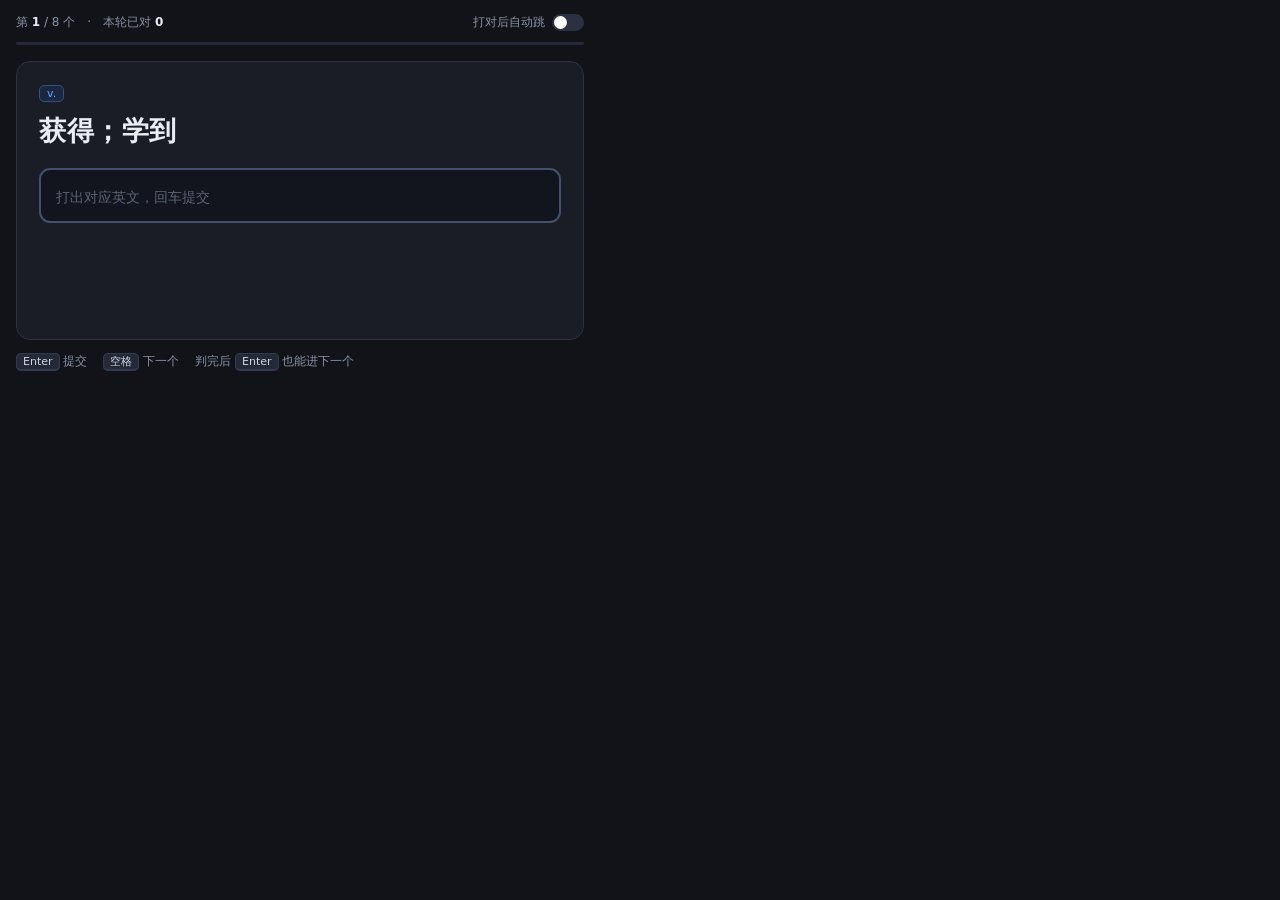
<file: prototype.html>
<!DOCTYPE html>
<html lang="zh-CN">
<head>
<meta charset="utf-8">
<title>背单词 · 交互原型</title>
<style>
  :root{
    --bg:#111319; --card:#1a1d26; --line:#2b3140; --fg:#e9ecf3; --dim:#8a92a6;
    --ok:#35d19a; --bad:#ff6b6b; --accent:#6ea8fe; --warn:#e0b155;
  }
  *{box-sizing:border-box;}
  html,body{margin:0;padding:0;background:var(--bg);color:var(--fg);text-align:left;
    font-family:"Segoe UI","Microsoft YaHei",system-ui,-apple-system,sans-serif;
    -webkit-font-smoothing:antialiased;}
  .wrap{width:600px;max-width:100%;padding:14px 16px 18px;}

  .top{display:flex;align-items:center;justify-content:space-between;font-size:12px;color:var(--dim);gap:10px;}
  .top b{color:var(--fg);font-weight:600;}
  .switch{display:flex;align-items:center;gap:7px;cursor:pointer;user-select:none;white-space:nowrap;}
  .track{width:32px;height:17px;border-radius:9px;background:#2b3140;position:relative;transition:.15s;flex:none;}
  .track.on{background:var(--accent);}
  .knob{position:absolute;top:2px;left:2px;width:13px;height:13px;border-radius:50%;background:#fff;transition:.15s;}
  .track.on .knob{left:17px;}

  .bar{height:3px;background:#232836;border-radius:2px;margin:11px 0 16px;overflow:hidden;}
  .bar i{display:block;height:100%;width:0;background:var(--accent);transition:width .25s;}

  .card{background:var(--card);border:1px solid var(--line);border-radius:14px;padding:20px 22px;}
  .pos{display:inline-block;font-size:11px;color:var(--accent);border:1px solid #33507f;
    background:#1b2740;border-radius:5px;padding:1px 7px;margin-bottom:11px;}
  .cn{font-size:27px;line-height:1.35;font-weight:600;letter-spacing:.5px;min-height:37px;}

  .field{position:relative;margin-top:18px;}
  input{width:100%;background:#12151d;border:2px solid var(--line);border-radius:11px;color:var(--fg);
    font-size:25px;letter-spacing:1px;padding:11px 46px 11px 15px;outline:none;transition:.12s;
    font-family:Consolas,"Courier New",monospace;}
  input::placeholder{font-size:14px;letter-spacing:0;color:#5b6376;}
  input:focus{border-color:#41506e;}
  input.ok{border-color:var(--ok);background:#12241d;color:var(--ok);}
  input.bad{border-color:var(--bad);background:#2a171a;color:#ff9a9a;}
  .spk{position:absolute;right:9px;top:50%;transform:translateY(-50%);cursor:pointer;font-size:18px;
    opacity:.55;background:none;border:none;color:var(--fg);padding:4px;line-height:1;}
  .spk:hover{opacity:1;}
  .spk.hide{visibility:hidden;}

  .fb{margin-top:14px;min-height:82px;font-size:13.5px;line-height:1.75;}
  .fb .row{display:flex;gap:9px;align-items:baseline;}
  .fb .lab{color:var(--dim);font-size:12px;width:62px;flex:none;}
  .ok-t{color:var(--ok);font-weight:700;font-size:15px;}
  .bad-t{color:var(--bad);font-weight:700;font-size:15px;}
  .ans{font-family:Consolas,monospace;font-size:21px;letter-spacing:.5px;color:var(--fg);}
  .ans em{color:var(--ok);font-style:normal;font-weight:700;}
  .mine{font-family:Consolas,monospace;font-size:19px;letter-spacing:.5px;color:#ff9a9a;}
  .mine em{color:#ff6b6b;font-style:normal;font-weight:700;text-decoration:underline;}
  .ph{color:var(--dim);font-size:13px;font-family:Consolas,monospace;}
  .hint{color:var(--warn);font-size:13px;margin-top:2px;}

  .foot{margin-top:13px;font-size:12px;color:var(--dim);display:flex;gap:16px;flex-wrap:wrap;}
  kbd{background:#242938;border:1px solid #333a4d;border-bottom-width:2px;border-radius:5px;
    padding:1px 6px;font-family:inherit;font-size:11px;color:#cfd6e6;}

  .sum{font-size:15px;line-height:1.9;}
  .sum h3{margin:0 0 10px;font-size:17px;}
  .big{font-size:34px;font-weight:700;color:var(--ok);}
  .wronglist{color:var(--bad);font-family:Consolas,monospace;font-size:15px;}
  button.again{margin-top:16px;background:#233049;border:1px solid #33507f;color:#cfe0ff;
    border-radius:9px;padding:9px 20px;font-size:14px;cursor:pointer;font-family:inherit;}
  button.again:hover{background:#2b3d5e;}
</style>
</head>
<body>
<div class="wrap">
  <div class="top">
    <div>第 <b id="idx">1</b> / <span id="total">8</span> 个　·　本轮已对 <b id="right">0</b></div>
    <div class="switch" id="autoBtn">
      <span>打对后自动跳</span>
      <div class="track" id="track"><div class="knob"></div></div>
    </div>
  </div>
  <div class="bar"><i id="prog"></i></div>

  <div class="card" id="card">
    <div class="pos" id="pos">adj.</div>
    <div class="cn" id="cn">无处不在的；普遍存在的</div>
    <div class="field">
      <input id="inp" autocomplete="off" autocorrect="off" spellcheck="false" placeholder="打出对应英文，回车提交">
      <button class="spk hide" id="spk" title="朗读">🔊</button>
    </div>
    <div class="fb" id="fb"></div>
  </div>

  <div class="foot" id="foot">
    <span><kbd>Enter</kbd> 提交</span>
    <span><kbd>空格</kbd> 下一个</span>
    <span>判完后 <kbd>Enter</kbd> 也能进下一个</span>
  </div>
</div>

<script>
/* ---------- 示例词库 ---------- */
const POOL = [
  {en:'ubiquitous',  ph:'/juːˈbɪkwɪtəs/', cn:'无处不在的；普遍存在的', pos:'adj.'},
  {en:'tentative',   ph:'/ˈtentətɪv/',    cn:'试探性的；暂定的',       pos:'adj.'},
  {en:'give up',     ph:'/ɡɪv ʌp/',       cn:'放弃；认输',             pos:'phr.'},
  {en:'maintenance', ph:'/ˈmeɪntənəns/',  cn:'维护；保养',             pos:'n.'},
  {en:'acquire',     ph:'/əˈkwaɪə(r)/',   cn:'获得；学到',             pos:'v.'},
  {en:'thorough',    ph:'/ˈθʌrə/',        cn:'彻底的；周密的',         pos:'adj.'},
  {en:'colleague',   ph:'/ˈkɒliːɡ/',      cn:'同事',                   pos:'n.'},
  {en:'colour',      ph:'/ˈkʌlə(r)/',     cn:'颜色（英式拼法，打 color 也算对）', pos:'n.'}
];

/* ---------- 判定规则 ---------- */
const ALIAS = {
  colour:'color', favourite:'favorite', honour:'honor', behaviour:'behavior',
  labour:'labor', neighbour:'neighbor', centre:'center', theatre:'theater',
  metre:'meter', litre:'liter', travelled:'traveled', cancelled:'canceled',
  grey:'gray', licence:'license', practise:'practice', analyse:'analyze'
};
function canon(w){
  w = String(w).trim().replace(/\s+/g,' ').toLowerCase().replace(/[’‘]/g,"'")
       .replace(/^[^a-z]+|[^a-z]+$/g,'');
  if (ALIAS[w]) return ALIAS[w];
  return w.replace(/isation$/,'ization').replace(/ise$/,'ize')
          .replace(/our$/,'or').replace(/re$/,'er').replace(/lled$/,'led');
}
const isRight = (mine, ans) => canon(mine) === canon(ans);

function lev(a,b){
  const m=a.length,n=b.length;
  const d=Array.from({length:m+1},(_,i)=>{const r=new Array(n+1).fill(0);r[0]=i;return r;});
  for(let j=0;j<=n;j++) d[0][j]=j;
  for(let i=1;i<=m;i++) for(let j=1;j<=n;j++)
    d[i][j]=Math.min(d[i-1][j]+1, d[i][j-1]+1, d[i-1][j-1]+(a[i-1]===b[j-1]?0:1));
  return d[m][n];
}
const esc = s => String(s).replace(/[&<>"']/g, c => ({'&':'&amp;','<':'&lt;','>':'&gt;','"':'&quot;',"'":'&#39;'}[c]));

function markDiff(mine, ans){
  if (mine.length === ans.length && mine.length > 0){
    let mh='', ah='';
    for (let k=0;k<mine.length;k++){
      const same = mine[k].toLowerCase() === ans[k].toLowerCase();
      mh += same ? esc(mine[k]) : '<em>'+esc(mine[k])+'</em>';
      ah += same ? esc(ans[k])  : '<em>'+esc(ans[k])+'</em>';
    }
    return [mh, ah];
  }
  return [esc(mine), esc(ans)];
}

/* ---------- 状态 ---------- */
let queue=[], i=0, submitted=false, rightCount=0, auto=false, autoTimer=null;

function shuffle(a){ for(let k=a.length-1;k>0;k--){const j=Math.random()*(k+1)|0;[a[k],a[j]]=[a[j],a[k]];} return a; }

const $ = id => document.getElementById(id);

function start(){
  queue = shuffle(POOL.map(w => Object.assign({}, w, {mastery:0, wrong:false})));
  i=0; rightCount=0; autoTimer=null;
  $('total').textContent = queue.length;
  $('right').textContent = '0';
  $('card').style.display='';
  $('foot').style.display='';
  render();
}

function render(){
  const w = queue[i], inp = $('inp');
  submitted = false;
  $('idx').textContent = i+1;
  $('pos').textContent = w.pos;
  $('cn').textContent = w.cn;
  inp.value=''; inp.className=''; inp.readOnly=false;
  $('spk').classList.add('hide');
  $('fb').innerHTML='';
  $('prog').style.width = (i/queue.length*100)+'%';
  setTimeout(()=>inp.focus(), 0);
}

function submit(){
  const w = queue[i], inp = $('inp');
  const my = inp.value.trim();
  if (!my) return;
  submitted = true;
  inp.readOnly = true; inp.blur();
  $('spk').classList.remove('hide');
  const fb = $('fb');

  if (isRight(my, w.en)){
    w.mastery++;
    rightCount++;
    $('right').textContent = rightCount;
    inp.className = 'ok';
    fb.innerHTML =
      '<div class="row"><span class="ok-t">✓ 正确</span></div>' +
      '<div class="row"><span class="lab">答案</span><span class="ans">'+esc(w.en)+'</span>' +
      '<span class="ph">'+esc(w.ph)+'</span></div>' +
      '<div class="row"><span class="lab">掌握度</span><span class="hint">'+(w.mastery-1)+' → '+w.mastery+'</span></div>';
    speak(w.en);
    if (auto) autoTimer = setTimeout(next, 800);
  } else {
    w.mastery = Math.max(0, w.mastery-2);
    w.wrong = true;
    inp.className = 'bad';
    const d = lev(canon(my), canon(w.en));
    const pair = markDiff(my, w.en);
    let hint;
    if (my.length > w.en.length) hint = '多打了 '+(my.length-w.en.length)+' 个字母';
    else if (d <= 2) hint = '接近了！只差 '+d+' 个字母';
    else hint = '再想想，按空格看下一个';
    fb.innerHTML =
      '<div class="row"><span class="bad-t">✕ 拼错了</span></div>' +
      '<div class="row"><span class="lab">你写的</span><span class="mine">'+pair[0]+'</span></div>' +
      '<div class="row"><span class="lab">正确答案</span><span class="ans">'+pair[1]+'</span>' +
      '<span class="ph">'+esc(w.ph)+'</span></div>' +
      '<div class="hint">'+esc(hint)+'</div>';
  }
  $('prog').style.width = ((i+1)/queue.length*100)+'%';
}

function next(){
  clearTimeout(autoTimer);
  if (i < queue.length-1){ i++; render(); }
  else finish();
}

function finish(){
  const wrong = queue.filter(w => w.wrong);
  const rate = Math.round(rightCount/queue.length*100);
  $('prog').style.width='100%';
  $('foot').style.display='none';
  $('card').innerHTML =
    '<div class="sum">' +
      '<h3>本轮完成</h3>' +
      '<div><span class="big">'+rightCount+' / '+queue.length+'</span>　正确率 '+rate+'%</div>' +
      (wrong.length
        ? '<div style="margin-top:14px">错词（已收进错词本）：<br><span class="wronglist">'+
            wrong.map(w=>esc(w.en)).join('　')+'</span></div>'
        : '<div style="margin-top:14px;color:var(--ok)">全部答对，漂亮。</div>') +
      '<button class="again" id="again">再来一轮</button>' +
    '</div>';
  $('again').onclick = ()=>{ $('card').innerHTML = CARD_HTML; initRefs(); start(); };
}

/* 卡片原始结构（用于「再来一轮」重建） */
const CARD_HTML = $('card').innerHTML;
function initRefs(){
  $('inp').addEventListener('input', ()=>{});
}
function speak(t){
  try{
    if (!('speechSynthesis' in window)) return;
    speechSynthesis.cancel();
    const u = new SpeechSynthesisUtterance(t);
    u.lang = 'en-US'; u.rate = .85;
    speechSynthesis.speak(u);
  }catch(e){}
}

/* ---------- 事件 ---------- */
document.addEventListener('keydown', e => {
  if (e.key === 'Enter'){
    e.preventDefault();
    if (!submitted) submit(); else next();
    return;
  }
  if (e.code === 'Space' && submitted){
    e.preventDefault();
    next();
    return;
  }
  if (submitted && e.key && e.key.length === 1) e.preventDefault();
});
document.addEventListener('click', e => {
  const spk = e.target.closest('#spk');
  if (spk && !spk.classList.contains('hide')) speak(queue[i].en);
  const btn = e.target.closest('#autoBtn');
  if (btn){
    auto = !auto;
    $('track').classList.toggle('on', auto);
    if (auto && submitted) autoTimer = setTimeout(next, 800);
  }
});
start();
</script>
</body>
</html>
</file>
